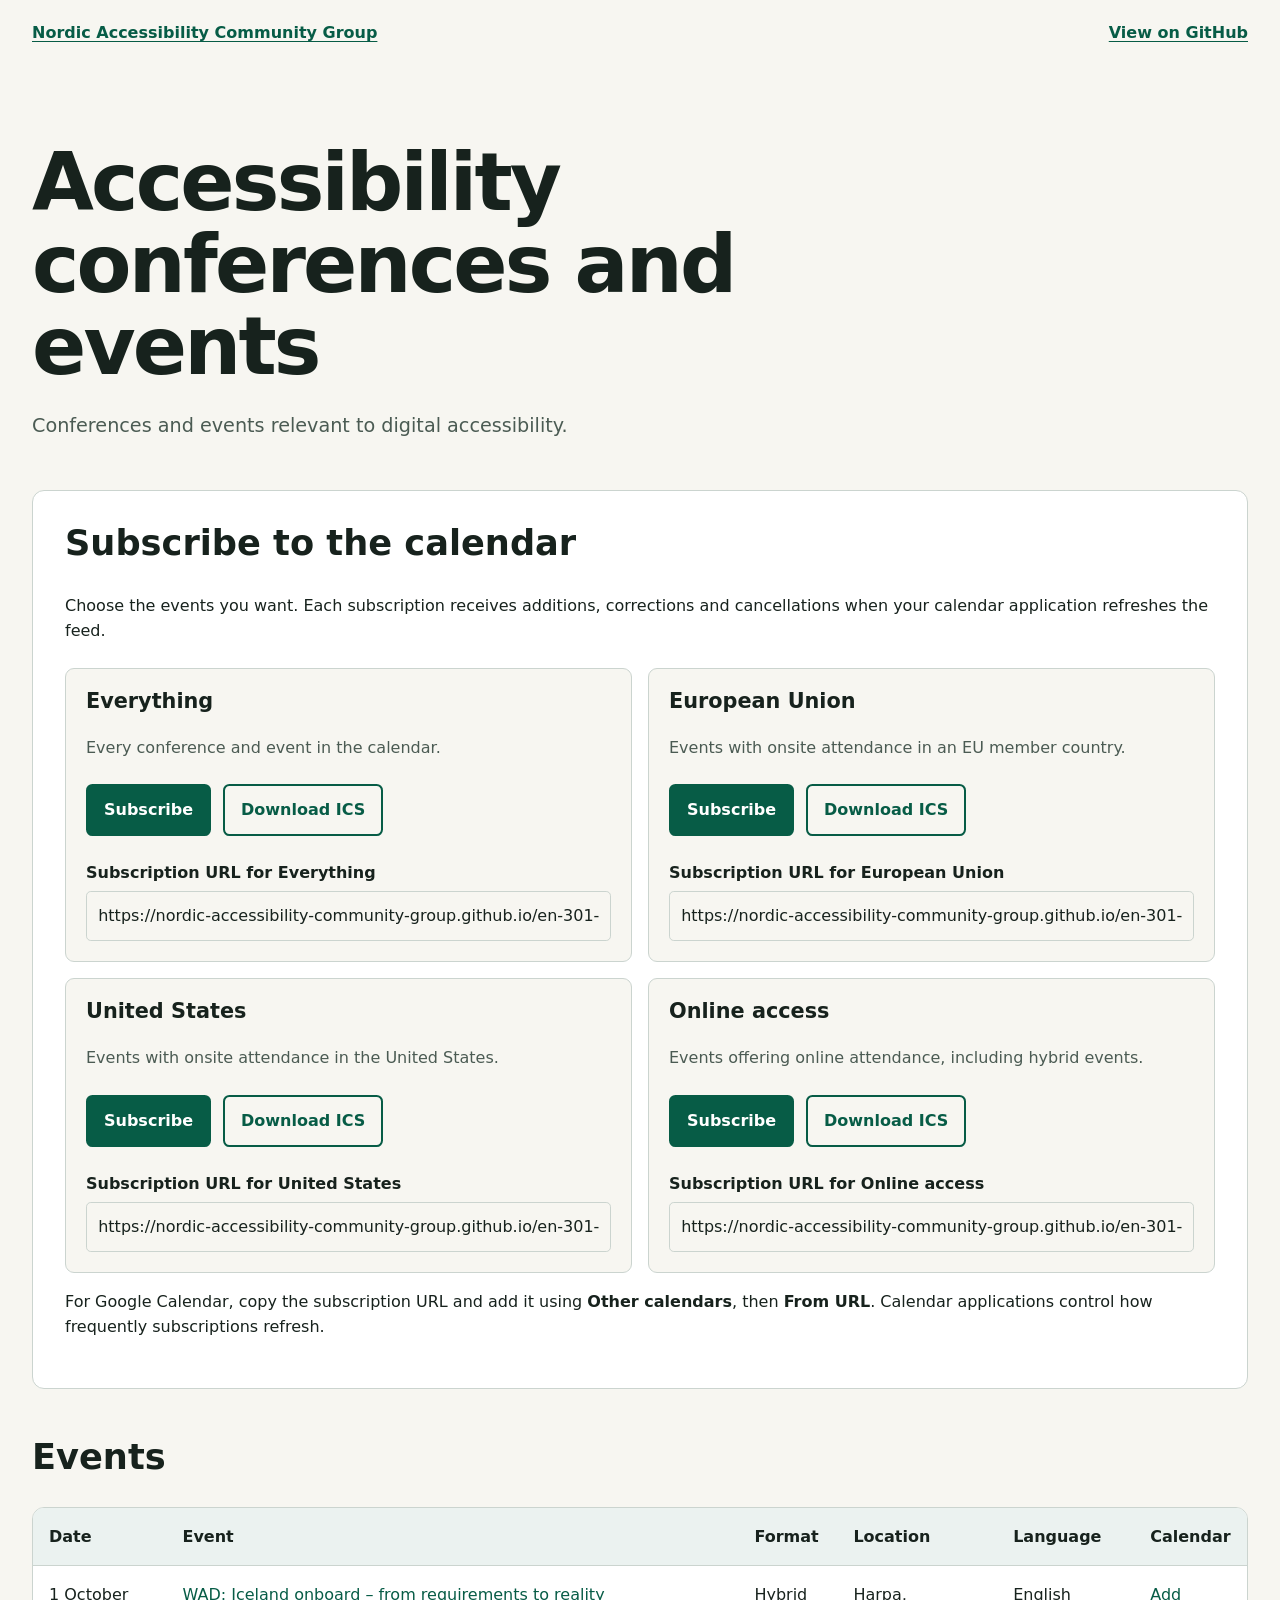
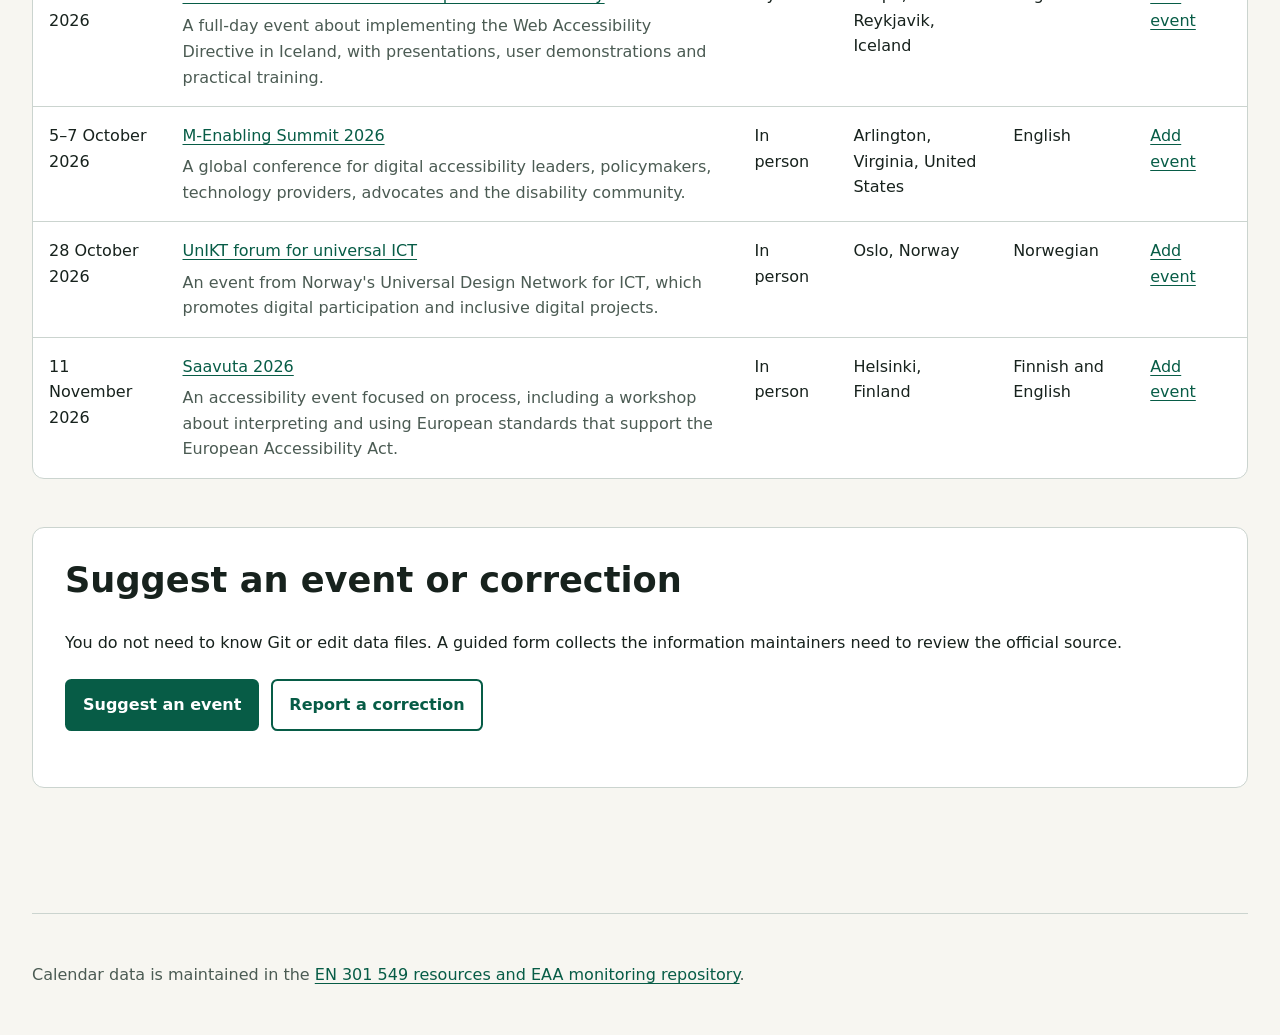
<file: calendar/index.html>
<!doctype html>
<html lang="en">
<head>
  <meta charset="utf-8">
  <meta name="viewport" content="width=device-width, initial-scale=1">
  <meta name="description" content="Conferences and events relevant to digital accessibility.">
  <title>Nordic accessibility conferences and events</title>
  <style>
    :root {
      color-scheme: light dark;
      --background: #f7f6f1;
      --surface: #ffffff;
      --text: #17221d;
      --muted: #4b5b53;
      --accent: #075c46;
      --accent-hover: #043f30;
      --border: #cbd4cf;
      --focus: #ffbf47;
      --radius: 0.75rem;
    }

    * { box-sizing: border-box; }

    body {
      margin: 0;
      background: var(--background);
      color: var(--text);
      font-family: ui-sans-serif, system-ui, -apple-system, BlinkMacSystemFont, "Segoe UI", sans-serif;
      font-size: 1rem;
      line-height: 1.6;
    }

    a { color: var(--accent); text-underline-offset: 0.18em; }
    a:hover { color: var(--accent-hover); }
    a:focus-visible, input:focus-visible { outline: 0.25rem solid var(--focus); outline-offset: 0.2rem; }

    header, main, footer { width: min(76rem, calc(100% - 2rem)); margin-inline: auto; }

    header {
      display: flex;
      justify-content: space-between;
      align-items: center;
      gap: 1rem;
      padding-block: 1.25rem;
    }

    header a { font-weight: 700; }

    main { padding-block: clamp(2rem, 6vw, 5rem); }
    h1 { max-width: 18ch; margin: 0; font-size: clamp(2.4rem, 7vw, 5rem); line-height: 1.02; letter-spacing: -0.035em; }
    h2 { margin-top: 0; font-size: clamp(1.6rem, 4vw, 2.2rem); line-height: 1.15; }
    h3 { margin-top: 0; font-size: 1.3rem; line-height: 1.2; }
    .intro { max-width: 48rem; margin: 1.5rem 0 3rem; color: var(--muted); font-size: 1.2rem; }

    section { margin-block: 3rem; }
    .panel { padding: clamp(1.25rem, 4vw, 2rem); border: 1px solid var(--border); border-radius: var(--radius); background: var(--surface); }
    .subscription-grid { display: grid; grid-template-columns: repeat(auto-fit, minmax(min(100%, 24rem), 1fr)); gap: 1rem; margin-top: 1.5rem; }
    .subscription-card { padding: 1.25rem; border: 1px solid var(--border); border-radius: calc(var(--radius) * 0.75); background: var(--background); }
    .subscription-card > p { color: var(--muted); }
    .actions { display: flex; flex-wrap: wrap; gap: 0.75rem; margin-block: 1.5rem; }
    .button {
      display: inline-block;
      padding: 0.7rem 1rem;
      border: 2px solid var(--accent);
      border-radius: 0.4rem;
      font-weight: 700;
      text-decoration: none;
    }
    .button.primary { background: var(--accent); color: #ffffff; }
    .button.primary:hover { background: var(--accent-hover); border-color: var(--accent-hover); color: #ffffff; }

    label { display: block; margin-bottom: 0.35rem; font-weight: 700; }
    input {
      width: 100%;
      padding: 0.7rem;
      border: 1px solid var(--border);
      border-radius: 0.3rem;
      background: var(--background);
      color: var(--text);
      font: inherit;
    }

    .table-wrap { overflow-x: auto; border: 1px solid var(--border); border-radius: var(--radius); background: var(--surface); }
    table { width: 100%; border-collapse: collapse; }
    th, td { padding: 1rem; border-bottom: 1px solid var(--border); text-align: left; vertical-align: top; }
    th { background: color-mix(in srgb, var(--surface), var(--accent) 8%); }
    td p { min-width: 18rem; margin: 0.35rem 0 0; color: var(--muted); }
    tr:last-child td { border-bottom: 0; }
    .status { display: inline-block; margin-left: 0.35rem; font-size: 0.9rem; font-weight: 700; }

    footer { padding-block: 2rem; border-top: 1px solid var(--border); color: var(--muted); }

    @media (max-width: 40rem) {
      header { align-items: flex-start; flex-direction: column; }
    }

    @media (prefers-color-scheme: dark) {
      :root {
        --background: #111814;
        --surface: #18231d;
        --text: #f2f6f3;
        --muted: #c2cec7;
        --accent: #7ee0bd;
        --accent-hover: #a3efd3;
        --border: #42564b;
      }
      .button.primary { color: #102019; }
      .button.primary:hover { color: #102019; }
    }
  </style>
</head>
<body>
  <header>
    <a href="https://github.com/Nordic-Accessibility-Community-Group/en-301-549-resources-and-eaa-monitoring">Nordic Accessibility Community Group</a>
    <a href="https://github.com/Nordic-Accessibility-Community-Group/en-301-549-resources-and-eaa-monitoring/blob/main/conferences.md">View on GitHub</a>
  </header>
  <main>
    <h1>Accessibility conferences and events</h1>
    <p class="intro">Conferences and events relevant to digital accessibility.</p>

    <section class="panel" aria-labelledby="subscribe-heading">
      <h2 id="subscribe-heading">Subscribe to the calendar</h2>
      <p>Choose the events you want. Each subscription receives additions, corrections and cancellations when your calendar application refreshes the feed.</p>
      <div class="subscription-grid">
        <article class="subscription-card">
          <h3>Everything</h3>
          <p>Every conference and event in the calendar.</p>
          <div class="actions">
            <a class="button primary" href="webcal://nordic-accessibility-community-group.github.io/en-301-549-resources-and-eaa-monitoring/calendar/conferences.ics">Subscribe</a>
            <a class="button" href="https://nordic-accessibility-community-group.github.io/en-301-549-resources-and-eaa-monitoring/calendar/conferences.ics" download>Download ICS</a>
          </div>
          <label for="all-subscription-url">Subscription URL for Everything</label>
          <input id="all-subscription-url" type="url" readonly value="https://nordic-accessibility-community-group.github.io/en-301-549-resources-and-eaa-monitoring/calendar/conferences.ics" onclick="this.select()">
        </article>
        <article class="subscription-card">
          <h3>European Union</h3>
          <p>Events with onsite attendance in an EU member country.</p>
          <div class="actions">
            <a class="button primary" href="webcal://nordic-accessibility-community-group.github.io/en-301-549-resources-and-eaa-monitoring/calendar/eu.ics">Subscribe</a>
            <a class="button" href="https://nordic-accessibility-community-group.github.io/en-301-549-resources-and-eaa-monitoring/calendar/eu.ics" download>Download ICS</a>
          </div>
          <label for="eu-subscription-url">Subscription URL for European Union</label>
          <input id="eu-subscription-url" type="url" readonly value="https://nordic-accessibility-community-group.github.io/en-301-549-resources-and-eaa-monitoring/calendar/eu.ics" onclick="this.select()">
        </article>
        <article class="subscription-card">
          <h3>United States</h3>
          <p>Events with onsite attendance in the United States.</p>
          <div class="actions">
            <a class="button primary" href="webcal://nordic-accessibility-community-group.github.io/en-301-549-resources-and-eaa-monitoring/calendar/us.ics">Subscribe</a>
            <a class="button" href="https://nordic-accessibility-community-group.github.io/en-301-549-resources-and-eaa-monitoring/calendar/us.ics" download>Download ICS</a>
          </div>
          <label for="us-subscription-url">Subscription URL for United States</label>
          <input id="us-subscription-url" type="url" readonly value="https://nordic-accessibility-community-group.github.io/en-301-549-resources-and-eaa-monitoring/calendar/us.ics" onclick="this.select()">
        </article>
        <article class="subscription-card">
          <h3>Online access</h3>
          <p>Events offering online attendance, including hybrid events.</p>
          <div class="actions">
            <a class="button primary" href="webcal://nordic-accessibility-community-group.github.io/en-301-549-resources-and-eaa-monitoring/calendar/online.ics">Subscribe</a>
            <a class="button" href="https://nordic-accessibility-community-group.github.io/en-301-549-resources-and-eaa-monitoring/calendar/online.ics" download>Download ICS</a>
          </div>
          <label for="online-subscription-url">Subscription URL for Online access</label>
          <input id="online-subscription-url" type="url" readonly value="https://nordic-accessibility-community-group.github.io/en-301-549-resources-and-eaa-monitoring/calendar/online.ics" onclick="this.select()">
        </article>
      </div>
      <p>For Google Calendar, copy the subscription URL and add it using <strong>Other calendars</strong>, then <strong>From URL</strong>. Calendar applications control how frequently subscriptions refresh.</p>
    </section>

    <section aria-labelledby="events-heading">
      <h2 id="events-heading">Events</h2>
      <div class="table-wrap" tabindex="0" role="region" aria-label="Scrollable conference table">
        <table>
          <thead>
            <tr>
              <th scope="col">Date</th>
              <th scope="col">Event</th>
              <th scope="col">Format</th>
              <th scope="col">Location</th>
              <th scope="col">Language</th>
              <th scope="col">Calendar</th>
            </tr>
          </thead>
          <tbody>
          <tr>
            <td><time datetime="2026-10-01">1 October 2026</time></td>
            <td>
              <a href="https://iaap-nordic.org/en/whats-up/">WAD: Iceland onboard – from requirements to reality</a>
              <p>A full-day event about implementing the Web Accessibility Directive in Iceland, with presentations, user demonstrations and practical training.</p>
            </td>
            <td>Hybrid</td>
            <td>Harpa, Reykjavik, Iceland</td>
            <td>English</td>
            <td><a href="events/wad-iceland-onboard-2026.ics">Add event</a></td>
          </tr>
          <tr>
            <td><time datetime="2026-10-05">5–7 October 2026</time></td>
            <td>
              <a href="https://g3ict.org/what-we-do/m-enabling-summit">M-Enabling Summit 2026</a>
              <p>A global conference for digital accessibility leaders, policymakers, technology providers, advocates and the disability community.</p>
            </td>
            <td>In person</td>
            <td>Arlington, Virginia, United States</td>
            <td>English</td>
            <td><a href="events/m-enabling-summit-2026.ics">Add event</a></td>
          </tr>
          <tr>
            <td><time datetime="2026-10-28">28 October 2026</time></td>
            <td>
              <a href="https://iaap-nordic.org/en/whats-up/">UnIKT forum for universal ICT</a>
              <p>An event from Norway&#x27;s Universal Design Network for ICT, which promotes digital participation and inclusive digital projects.</p>
            </td>
            <td>In person</td>
            <td>Oslo, Norway</td>
            <td>Norwegian</td>
            <td><a href="events/unikt-forum-oslo-2026.ics">Add event</a></td>
          </tr>
          <tr>
            <td><time datetime="2026-11-11">11 November 2026</time></td>
            <td>
              <a href="https://iaap-nordic.org/en/whats-up/">Saavuta 2026</a>
              <p>An accessibility event focused on process, including a workshop about interpreting and using European standards that support the European Accessibility Act.</p>
            </td>
            <td>In person</td>
            <td>Helsinki, Finland</td>
            <td>Finnish and English</td>
            <td><a href="events/saavuta-helsinki-2026.ics">Add event</a></td>
          </tr>
          </tbody>
        </table>
      </div>
    </section>

    <section class="panel" aria-labelledby="suggest-heading">
      <h2 id="suggest-heading">Suggest an event or correction</h2>
      <p>You do not need to know Git or edit data files. A guided form collects the information maintainers need to review the official source.</p>
      <div class="actions">
        <a class="button primary" href="https://github.com/Nordic-Accessibility-Community-Group/en-301-549-resources-and-eaa-monitoring/issues/new?template=conference-addition.yml">Suggest an event</a>
        <a class="button" href="https://github.com/Nordic-Accessibility-Community-Group/en-301-549-resources-and-eaa-monitoring/issues/new?template=conference-correction.yml">Report a correction</a>
      </div>
    </section>
  </main>
  <footer>
    <p>Calendar data is maintained in the <a href="https://github.com/Nordic-Accessibility-Community-Group/en-301-549-resources-and-eaa-monitoring">EN 301 549 resources and EAA monitoring repository</a>.</p>
  </footer>
</body>
</html>
</file>
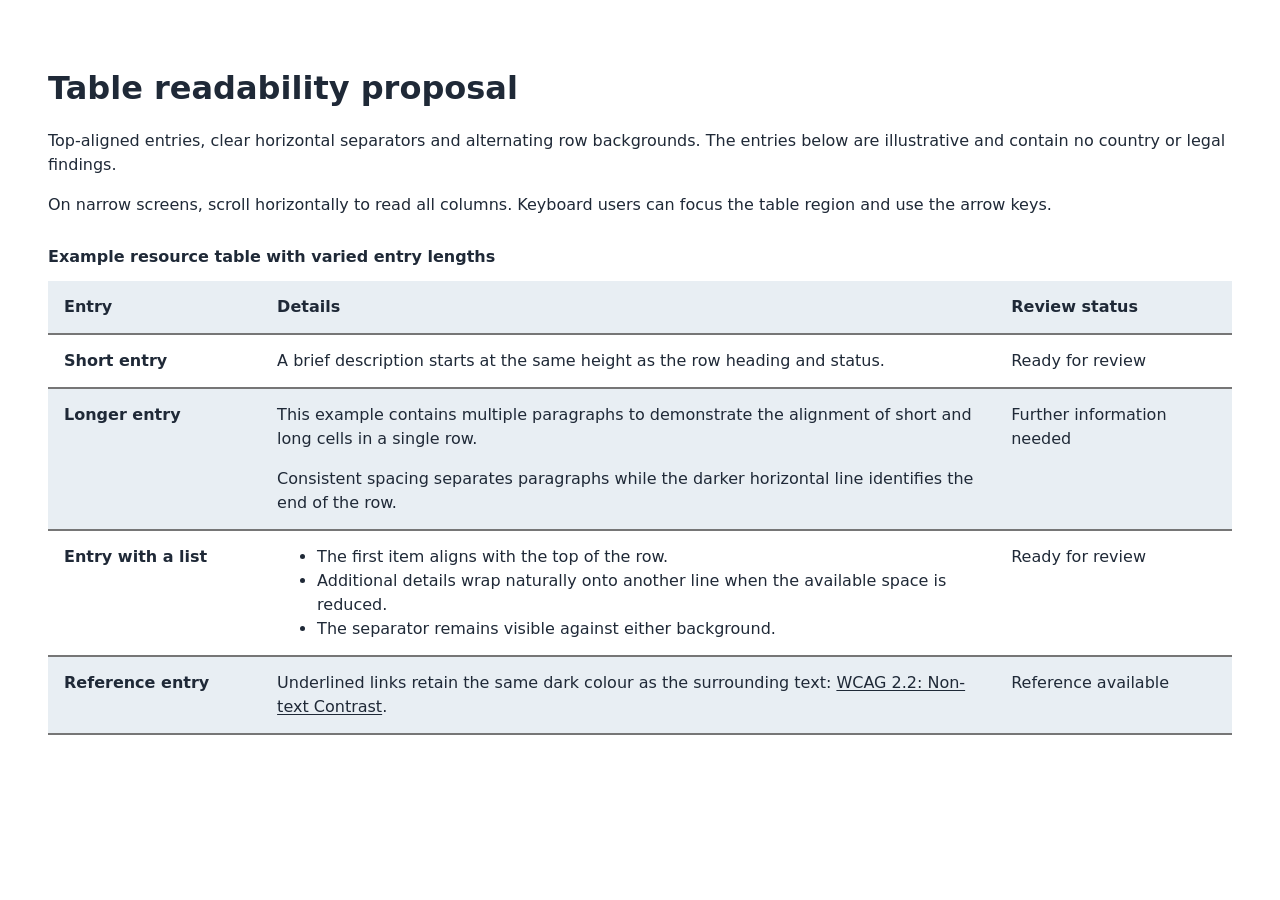
<file: design/table-readability/preview.html>
<!doctype html>
<html lang="en">
<head>
  <meta charset="utf-8">
  <meta name="viewport" content="width=device-width, initial-scale=1">
  <title>Table readability proposal</title>
  <style>
    /* Embedded so this preview works without loading a separate file.
       Keep the table rules in sync with ../../assets/css/tables.css. */
    /* Shared light palette for every table in published resource content. */
    .resource-content table {
      border-collapse: collapse;
      width: 100%;
      color: #1f2937;
      background: #ffffff;
      line-height: 1.5;
    }

    .resource-content table caption {
      text-align: left;
      font-weight: 700;
      padding-block: 0.75rem;
    }

    .resource-content table th,
    .resource-content table td {
      vertical-align: top;
      text-align: left;
      padding: 0.875rem 1rem;
      border-bottom: 2px solid #767676;
    }

    .resource-content table thead,
    .resource-content table tbody tr:nth-child(even) {
      background: #e8eef3;
    }

    .resource-content table tbody tr:nth-child(odd) {
      background: #ffffff;
    }

    .resource-content table th > :first-child,
    .resource-content table td > :first-child {
      margin-top: 0;
    }

    .resource-content table th > :last-child,
    .resource-content table td > :last-child {
      margin-bottom: 0;
    }

    .resource-content table a {
      color: inherit;
      text-decoration: underline;
      text-underline-offset: 0.15em;
    }

    .resource-table-scroll {
      overflow-x: auto;
    }

    .resource-table-scroll:focus-visible,
    .resource-content table a:focus-visible {
      outline: 3px solid #1f2937;
      outline-offset: 3px;
    }

    @media (forced-colors: active) {
      .resource-content table th,
      .resource-content table td {
        border-color: CanvasText;
      }

      .resource-table-scroll:focus-visible,
      .resource-content table a:focus-visible {
        outline-color: Highlight;
      }
    }
    :root { color-scheme: light; }
    body { margin: 0; padding: clamp(1rem, 4vw, 3rem); font: 1rem/1.5 system-ui, sans-serif; color: #1f2937; background: #fff; }
    main { max-width: 75rem; margin-inline: auto; }
    h1 { line-height: 1.2; }
    .resource-table { min-width: 42rem; }
    .resource-table th:first-child { width: 18%; }
    .resource-table th:last-child { width: 20%; }
  </style>
</head>
<body>
  <main class="resource-content">
    <h1>Table readability proposal</h1>
    <p>Top-aligned entries, clear horizontal separators and alternating row backgrounds. The entries below are illustrative and contain no country or legal findings.</p>
    <p id="scroll-help">On narrow screens, scroll horizontally to read all columns. Keyboard users can focus the table region and use the arrow keys.</p>
    <div class="resource-table-scroll" role="region" aria-labelledby="table-caption" aria-describedby="scroll-help" tabindex="0">
      <table class="resource-table">
        <caption id="table-caption">Example resource table with varied entry lengths</caption>
        <thead>
          <tr><th scope="col">Entry</th><th scope="col">Details</th><th scope="col">Review status</th></tr>
        </thead>
        <tbody>
          <tr>
            <th scope="row">Short entry</th>
            <td><p>A brief description starts at the same height as the row heading and status.</p></td>
            <td>Ready for review</td>
          </tr>
          <tr>
            <th scope="row">Longer entry</th>
            <td><p>This example contains multiple paragraphs to demonstrate the alignment of short and long cells in a single row.</p><p>Consistent spacing separates paragraphs while the darker horizontal line identifies the end of the row.</p></td>
            <td>Further information needed</td>
          </tr>
          <tr>
            <th scope="row">Entry with a list</th>
            <td><ul><li>The first item aligns with the top of the row.</li><li>Additional details wrap naturally onto another line when the available space is reduced.</li><li>The separator remains visible against either background.</li></ul></td>
            <td>Ready for review</td>
          </tr>
          <tr>
            <th scope="row">Reference entry</th>
            <td><p>Underlined links retain the same dark colour as the surrounding text: <a href="https://www.w3.org/WAI/WCAG22/Understanding/non-text-contrast.html" hreflang="en">WCAG 2.2: Non-text Contrast</a>.</p></td>
            <td>Reference available</td>
          </tr>
        </tbody>
      </table>
    </div>
  </main>
</body>
</html>
</file>
